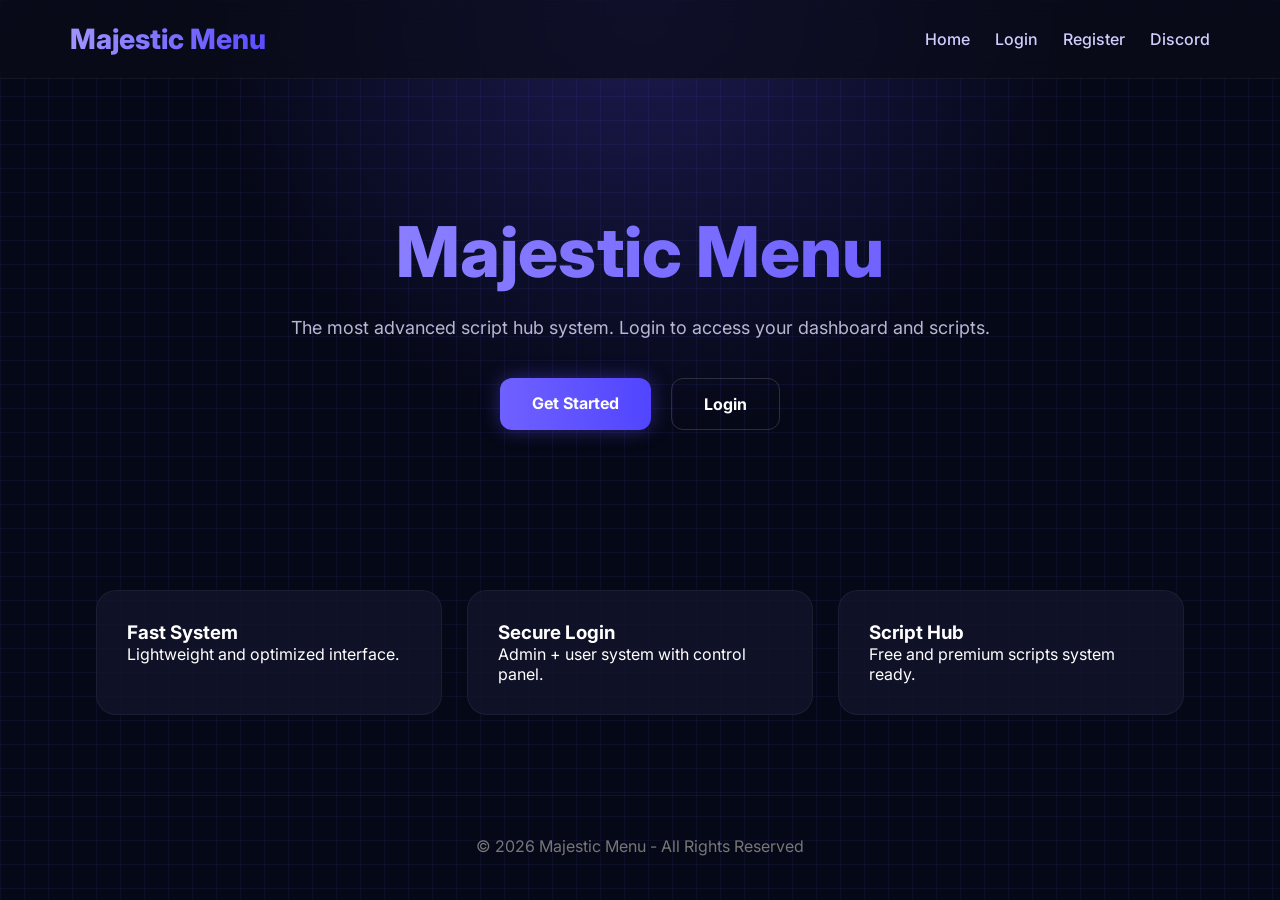
<file: index.html>
<!DOCTYPE html>
<html lang="pt-BR">
<head>
<meta charset="UTF-8">
<meta name="viewport" content="width=device-width, initial-scale=1.0">

<title>Majestic Menu</title>

<link rel="preconnect" href="https://fonts.googleapis.com">
<link rel="preconnect" href="https://fonts.gstatic.com" crossorigin>

<link href="https://fonts.googleapis.com/css2?family=Inter:wght@300;400;500;700;800&display=swap" rel="stylesheet">

<style>

*{
margin:0;
padding:0;
box-sizing:border-box;
font-family:'Inter',sans-serif;
}

body{

background:#050816;
color:white;
min-height:100vh;

background-image:
radial-gradient(circle at top, rgba(98,80,255,0.25), transparent 40%),
linear-gradient(rgba(100,100,255,0.08) 1px, transparent 1px),
linear-gradient(90deg, rgba(100,100,255,0.08) 1px, transparent 1px);

background-size:
cover,
24px 24px,
24px 24px;

}

/* NAVBAR */

.navbar{

display:flex;
justify-content:space-between;
align-items:center;

padding:22px 70px;

background:rgba(10,12,25,0.7);

backdrop-filter:blur(12px);

border-bottom:1px solid rgba(255,255,255,0.05);

}

.logo{

font-size:28px;
font-weight:800;

background:linear-gradient(90deg,#9f94ff,#5a4cff);

-webkit-background-clip:text;
-webkit-text-fill-color:transparent;

}

.nav-links{

display:flex;
gap:25px;

}

.nav-links a{

text-decoration:none;
color:#cfcfff;
transition:0.3s;
font-weight:500;

}

.nav-links a:hover{
color:#7c6cff;
}

/* HERO */

.hero{

text-align:center;
padding:130px 20px 80px;

}

.hero h1{

font-size:70px;
font-weight:800;

background:linear-gradient(90deg,#9f94ff,#5a4cff);

-webkit-background-clip:text;
-webkit-text-fill-color:transparent;

}

.hero p{

max-width:700px;
margin:20px auto;
color:#b7b7d4;
font-size:18px;
line-height:1.6;

}

.buttons{

margin-top:35px;
display:flex;
justify-content:center;
gap:20px;
flex-wrap:wrap;

}

.btn{

padding:15px 32px;
border-radius:12px;
font-weight:700;
text-decoration:none;
transition:0.3s;

}

.btn-primary{

background:linear-gradient(90deg,#6f61ff,#5145ff);
color:white;
box-shadow:0 0 20px rgba(98,80,255,0.4);

}

.btn-primary:hover{
transform:translateY(-3px);
}

.btn-outline{

border:1px solid rgba(255,255,255,0.15);
color:white;

}

.btn-outline:hover{
background:rgba(255,255,255,0.05);
}

.card-area{

display:grid;
grid-template-columns:repeat(auto-fit,minmax(250px,1fr));

gap:25px;

width:85%;
margin:80px auto;

}

.card{

background:rgba(17,21,42,0.9);

padding:30px;

border-radius:20px;

border:1px solid rgba(255,255,255,0.05);

transition:0.3s;

}

.card:hover{
transform:translateY(-5px);
border-color:#6f61ff;
}

footer{

text-align:center;
padding:40px;
color:#777;

border-top:1px solid rgba(255,255,255,0.05);

}

</style>

</head>

<body>

<!-- NAV -->

<div class="navbar">

<div class="logo">Majestic Menu</div>

<div class="nav-links">

<a href="index.html">Home</a>
<a href="login.html">Login</a>
<a href="register.html">Register</a>

<a href="https://discord.gg/DkWkgG74ua" target="_blank">
Discord
</a>

</div>

</div>

<!-- HERO -->

<div class="hero">

<h1>Majestic Menu</h1>

<p>
The most advanced script hub system.
Login to access your dashboard and scripts.
</p>

<div class="buttons">

<a href="register.html" class="btn btn-primary">
Get Started
</a>

<a href="login.html" class="btn btn-outline">
Login
</a>

</div>

</div>

<!-- FEATURES -->

<div class="card-area">

<div class="card">
<h3>Fast System</h3>
<p>Lightweight and optimized interface.</p>
</div>

<div class="card">
<h3>Secure Login</h3>
<p>Admin + user system with control panel.</p>
</div>

<div class="card">
<h3>Script Hub</h3>
<p>Free and premium scripts system ready.</p>
</div>

</div>

<footer>
© 2026 Majestic Menu - All Rights Reserved
</footer>

</body>
</html>
</file>
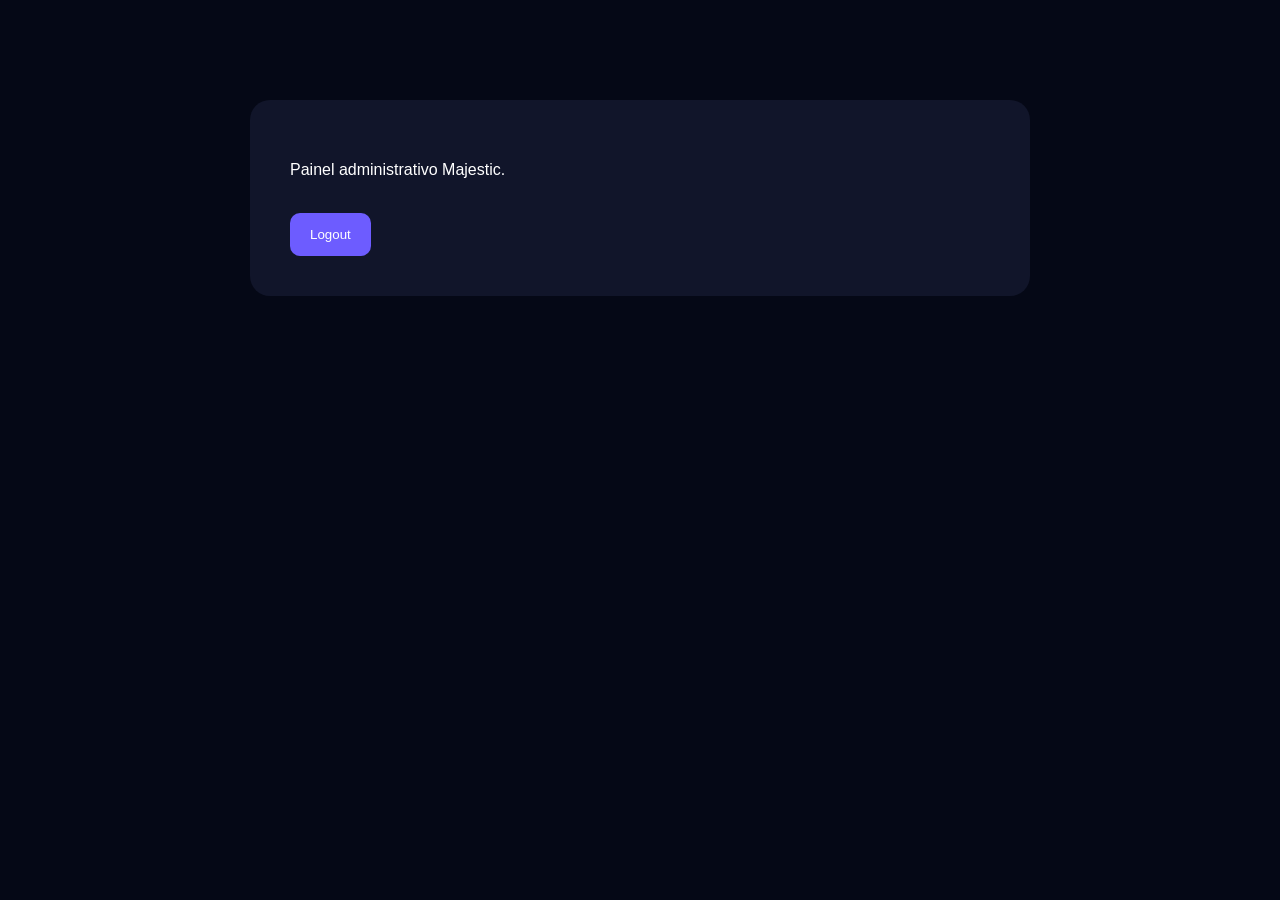
<file: admin.html>
<!DOCTYPE html>
<html lang="pt-BR">
<head>
<meta charset="UTF-8">

<title>Admin Panel</title>

<style>

body{

background:#050816;
color:white;
font-family:Arial;

}

.card{

width:700px;

margin:100px auto;

background:#11152a;

padding:40px;

border-radius:20px;

}

button{

padding:14px 20px;

background:#6d5cff;

border:none;

border-radius:10px;

color:white;

cursor:pointer;

}

</style>
</head>

<body>

<div class="card">

<h1 id="adminName"></h1>

<p>
Painel administrativo Majestic.
</p>

<br>

<button onclick="logout()">
Logout
</button>

</div>

<script src="script.js"></script>

</body>
</html>
</file>
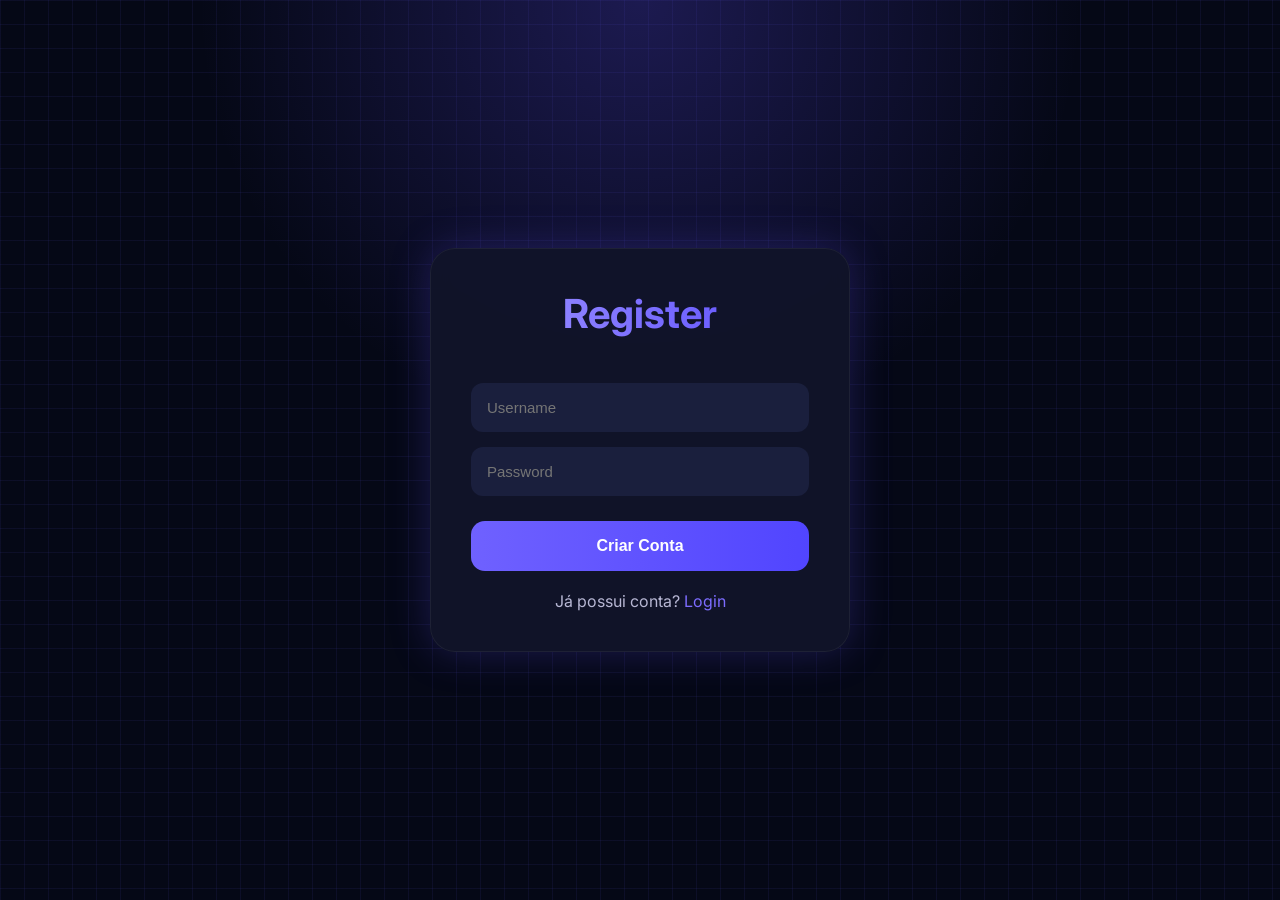
<file: register.html>
<!DOCTYPE html>
<html lang="pt-BR">
<head>
<meta charset="UTF-8">
<meta name="viewport" content="width=device-width, initial-scale=1.0">

<title>Majestic Register</title>

<link rel="preconnect" href="https://fonts.googleapis.com">
<link rel="preconnect" href="https://fonts.gstatic.com" crossorigin>

<link href="https://fonts.googleapis.com/css2?family=Inter:wght@300;400;500;700;800&display=swap" rel="stylesheet">

<style>

*{
margin:0;
padding:0;
box-sizing:border-box;
}

body{

font-family:'Inter',sans-serif;

background:#050816;

color:white;

height:100vh;

display:flex;
justify-content:center;
align-items:center;

background-image:
radial-gradient(circle at top, rgba(98,80,255,0.25), transparent 40%),
linear-gradient(rgba(100,100,255,0.08) 1px, transparent 1px),
linear-gradient(90deg, rgba(100,100,255,0.08) 1px, transparent 1px);

background-size:
cover,
24px 24px,
24px 24px;

}

.box{

width:420px;

background:rgba(17,21,42,0.95);

border:1px solid rgba(255,255,255,0.06);

padding:40px;

border-radius:25px;

backdrop-filter:blur(10px);

box-shadow:0 0 40px rgba(98,80,255,0.25);

}

h1{

text-align:center;

font-size:40px;

margin-bottom:30px;

background:linear-gradient(90deg,#9f94ff,#5a4cff);

-webkit-background-clip:text;
-webkit-text-fill-color:transparent;

}

input{

width:100%;

padding:16px;

margin-top:15px;

border:none;

border-radius:12px;

background:#1a1f3d;

color:white;

font-size:15px;

outline:none;

}

button{

width:100%;

padding:16px;

margin-top:25px;

border:none;

border-radius:14px;

background:linear-gradient(90deg,#6f61ff,#5145ff);

color:white;

font-size:16px;

font-weight:700;

cursor:pointer;

transition:0.3s;

}

button:hover{

transform:translateY(-3px);

box-shadow:0 0 25px rgba(98,80,255,0.6);

}

p{

margin-top:20px;

text-align:center;

color:#b7b7d4;

}

a{

color:#7c6cff;

text-decoration:none;

}

</style>
</head>

<body>

<div class="box">

<h1>Register</h1>

<input type="text" id="username" placeholder="Username">

<input type="password" id="password" placeholder="Password">

<button onclick="register()">
Criar Conta
</button>

<p>
Já possui conta?
<a href="login.html">
Login
</a>
</p>

</div>

<script src="script.js"></script>

</body>
</html>
</file>
